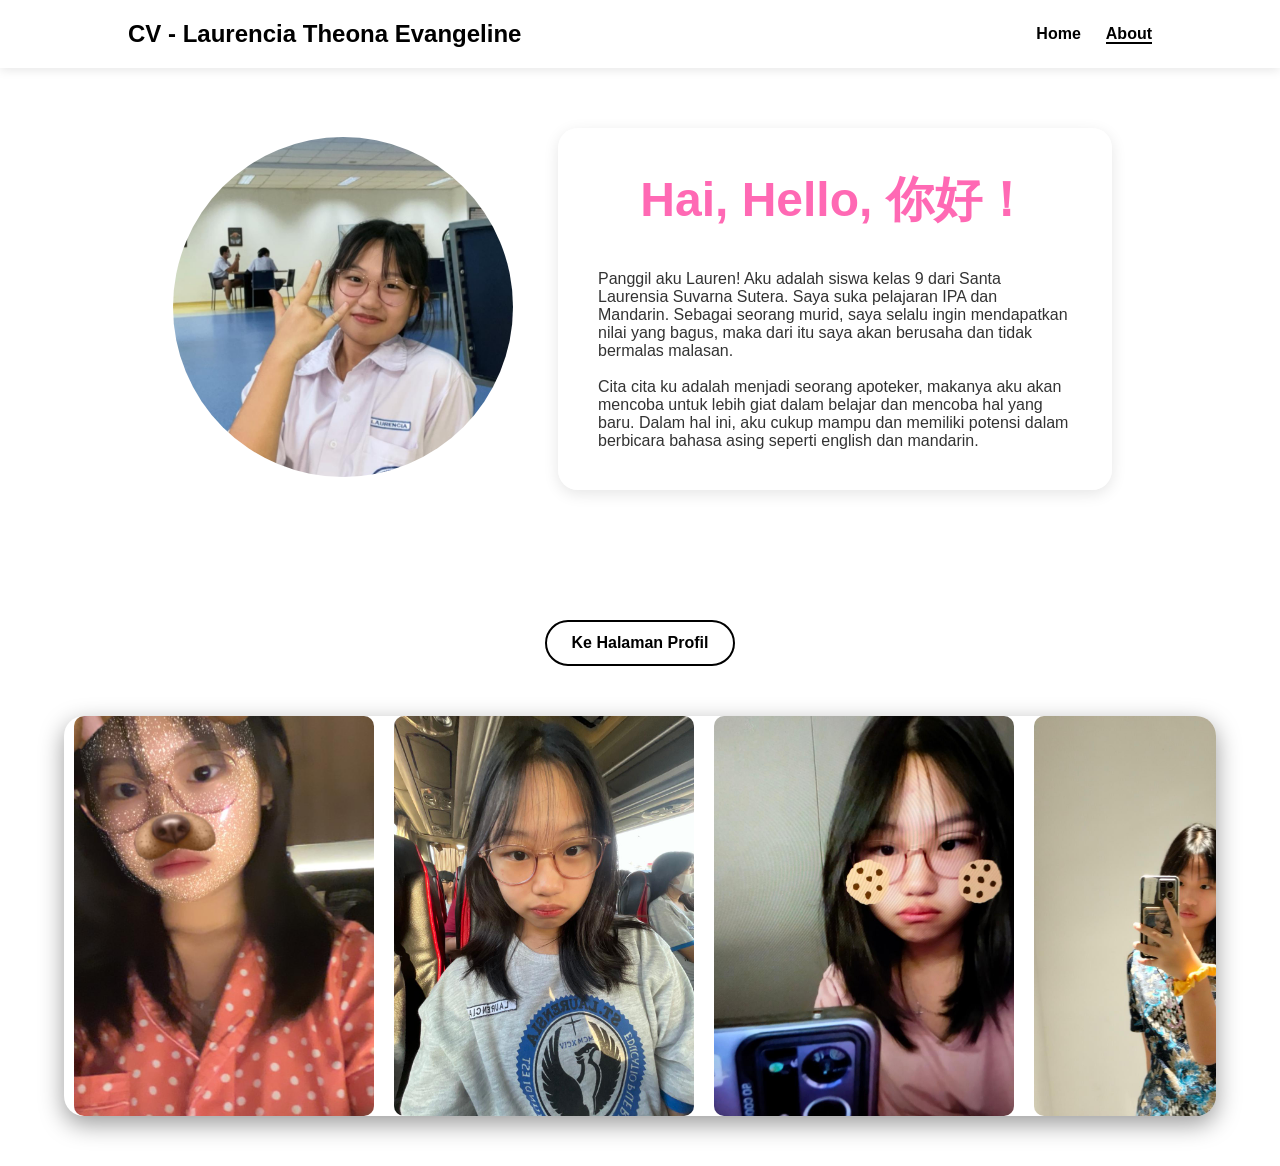
<file: index.html>
<!DOCTYPE html>
<html lang="id">
<head>
    <meta charset="utf-8">
    <meta name="viewport" content="width=device-width, initial-scale=1">
    <title> CV - Laurencia Theona Evangeline </title>
    <link rel="icon" href="https://encrypted-tbn0.gstatic.com/images?q=tbn:ANd9GcTgvjpcCxf1yW9IBEED3FjsKbDtOYbI1Tu_iw&s" type="image/x-icon">
    <link rel="stylesheet" href="Style-Home.CSS">
</head>
<body>

    <!-- Navbar -->
    <nav class="navbar">
        <div class="logo">CV - Laurencia Theona Evangeline</div>
        <ul>
            <li><a href="index.html">Home</a></li> 
            <li><a href="about.html" class="active">About</a></li>
        </ul>
    </nav>

    <!-- Bagian Profil (Target Scroll) -->
    <section class="profile-section" id="profil-saya">
        <div class="profile-photo">
            <img src="fotoseragam.jpeg" alt="Lauren" class="foto-bulat">
        </div>

        <div class="text-box">
            <h1 class="neon-text-bright">Hai, Hello, 你好！</h1>
            <p><br>Panggil aku Lauren! Aku adalah siswa kelas 9 dari Santa Laurensia Suvarna Sutera. Saya suka pelajaran IPA dan Mandarin. Sebagai seorang murid, saya selalu ingin mendapatkan nilai yang bagus, maka dari itu saya akan berusaha dan tidak bermalas malasan.<br></p>

            <p><br>Cita cita ku adalah menjadi seorang apoteker, makanya aku akan mencoba untuk lebih giat dalam belajar dan mencoba hal yang baru. Dalam hal ini, aku cukup mampu dan memiliki potensi dalam berbicara bahasa asing seperti english dan mandarin.<br></p>
        </div>
    </section>

    <!-- Tombol Scroll ke Profil -->
    <a href="#profil-saya" class="btn-profile">Ke Halaman Profil</a>

    <!-- Bagian Slider Gambar Berjejer -->
    <div class="slider">
        <div class="slides">
            <img src="anjingkeren.jpeg" alt="Foto 1">
            <img src="foto-ser.jpeg" alt="Foto 2">
            <img src="mantapinimah.jpeg" alt="Foto 3">
            <img src="mirorkeren.jpeg" alt="Foto 4">
            <img src="wowyay.jpeg" alt="Foto 5">
            <img src="ulala.jfif" alt="Foto 6">
            <img src="dem.jfif" alt="Foto 7">
            <img src="ntah.jfif" alt="Foto 8">
            <img src="yoi.jfif" alt="Foto 9">
            <img src="yow.jfif" alt="Foto 10">
        </div>
    </div>

</body>

</html>
</file>
<file: Style-Home.CSS>
/* 1. RESET DASAR */
* {
    margin: 0;
    padding: 0;
    box-sizing: border-box;
}

/* 2. SCROLL HALUS */
html {
    scroll-behavior: smooth;
}

/* 3. BODY & BACKGROUND */
body {
    background-image: linear-gradient(rgba(255, 255, 255, 0.4), rgba(255, 255, 255, 0.4)), url('https://i.pinimg.com/736x/3a/db/91/3adb9185efe2fdd7c1b199e3886be809.jpg');
    background-size: cover;
    background-position: center;
    background-attachment: fixed;
    color: #000000;
    font-family: Arial, sans-serif;
    min-height: 100vh;
    display: flex;
    flex-direction: column;
    align-items: center;
}

/* 4. NAVBAR */
.navbar {
    display: flex;
    justify-content: space-between;
    align-items: center;
    padding: 20px 10%;
    width: 100%;
    background: rgba(255, 255, 255, 0.2);
    backdrop-filter: blur(10px);
    -webkit-backdrop-filter: blur(10px);
    position: sticky;
    top: 0;
    z-index: 100;
    box-shadow: 0 2px 10px rgba(0,0,0,0.1);
}

.logo { 
    font-weight: bold; 
    font-size: 1.5rem; 
    color: #000; 
}

.navbar ul { 
    display: flex; 
    list-style: none; 
}

.navbar ul li { 
    margin-left: 25px; 
}

.navbar ul li a {
    text-decoration: none;
    color: #000; 
    font-weight: 600;
    transition: 0.3s;
}

.navbar ul li a:hover {
    color: #555;
}

.navbar ul li a.active { 
    border-bottom: 2px solid #000; 
}

/* 5. PROFILE SECTION */
.profile-section {
    display: flex;     
    align-items: center;  
    gap: 40px;              
    padding: 60px 10%; 
    max-width: 1200px;
    width: 100%;
    justify-content: center;
    margin-bottom: 50px;
}

/* Agar saat scroll, navbar tidak menutupi judul */
#profil-saya {
    scroll-margin-top: 100px; 
}

.profile-photo {
    flex: 0 0 250px;       
}

.foto-bulat {
    width: 350px;
    height: 350px;
    object-fit: cover;
    border-radius: 50%;
    border: 5px solid #ffffff; 
    box-shadow: 0 0 20px #ffffff; 
    transition: 0.3s;
}

.foto-bulat:hover {
    transform: scale(1.1);
    box-shadow: 0 0 40px #ffffff, 0 0 60px #ffffff; 
}

.text-box {
    background-color: rgba(255, 255, 255, 0.7); 
    padding: 40px;                  
    border-radius: 20px;               
    color: #333; 
    max-width: 800px;       
    flex: 1;
    box-shadow: 0 4px 15px rgba(0,0,0,0.1);
}

.neon-text-bright {
    font-size: 3rem;
    color: #ff69b4; /* Warna Pink yang valid */
    text-align: center;
    text-shadow: 
        0 0 5px #fff, 
        0 0 10px #fff, 
        0 0 20px #ffffff, 
        0 0 30px #ffffff, 
        0 0 40px #ffffff;
    margin-bottom: 20px;
}

/* 6. TOMBOL */
.btn-profile {
    display: inline-block;
    padding: 12px 25px;
    background-color: #ffffff;
    color: #000000;
    text-decoration: none;
    font-weight: bold;
    border-radius: 30px;
    border: 2px solid #000000;
    transition: 0.3s;
    margin-top: 20px;
    text-align: center;
    cursor: pointer;
}

.btn-profile:hover {
    background-color: #000000;
    color: #ffffff;
    box-shadow: 0 0 10px rgba(0,0,0,0.3);
}

/* 7. SLIDER GAMBAR BERJERAN */
.slider {
    width: 90%;
    max-width: 1200px;
    overflow: hidden;
    border-radius: 20px;
    box-shadow: 0 8px 25px rgba(0,0,0,0.4);
    position: relative;
    margin: 50px auto; 
}

.slides {
    display: flex;
    width: max-content;
    animation: geserKanan 20s infinite linear;
}

.slides img {
    width: 300px;
    height: 400px;
    object-fit: cover;
    margin: 0 10px;
    border-radius: 10px;
    flex-shrink: 0;
}

/* Animasi Slider */
@keyframes geserKanan {
    0%   { transform: translateX(0); }
    100% { transform: translateX(-50%); }
}
</file>
